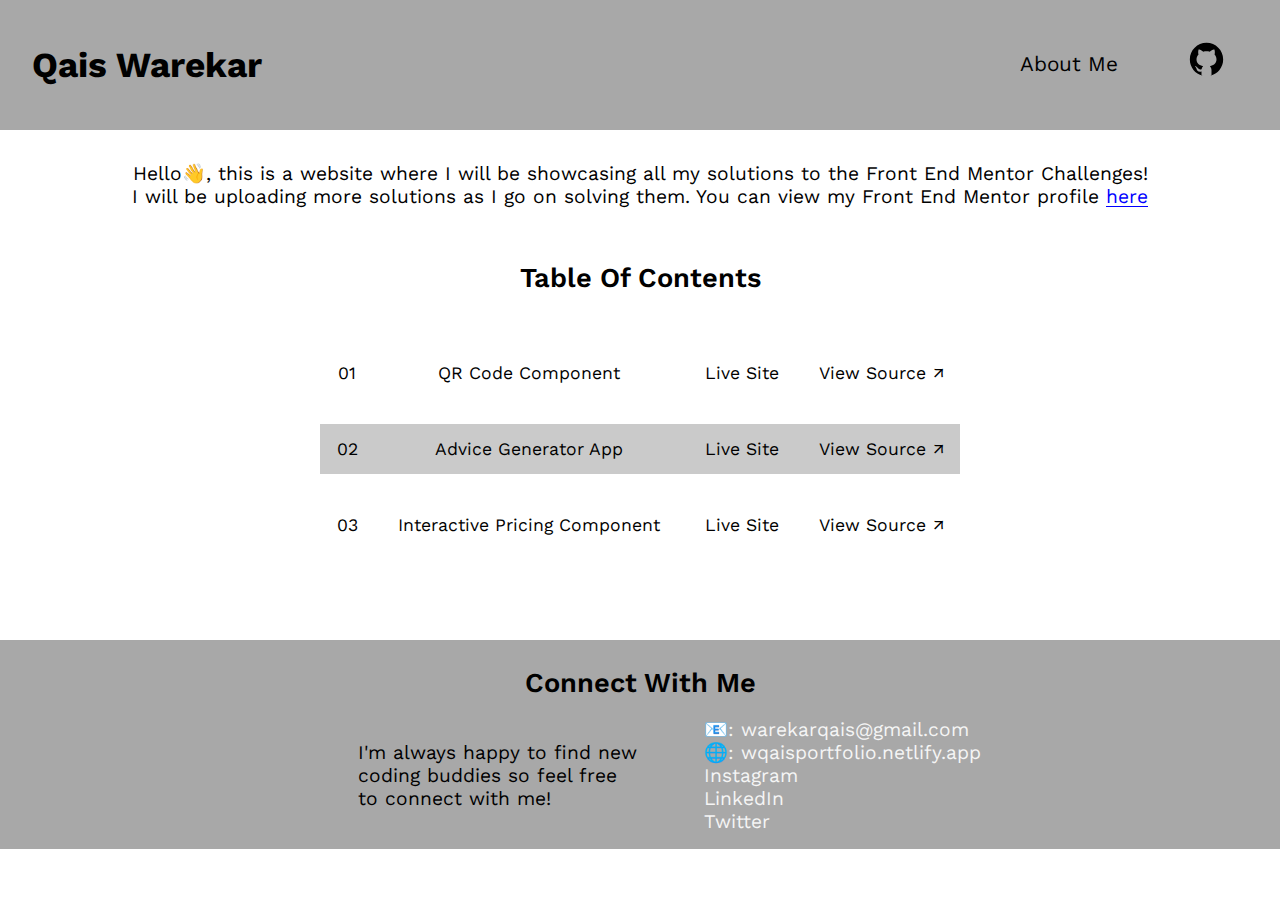
<file: index.html>
<!DOCTYPE html>
<html lang="en">
  <head>
    <meta charset="UTF-8" />
    <meta http-equiv="X-UA-Compatible" content="IE=edge" />
    <meta name="viewport" content="width=device-width, initial-scale=1.0" />
    <link rel="stylesheet" href="CSS/index.css" />
    <link rel="stylesheet" href="CSS/reset.css" />
    <link rel="preconnect" href="https://fonts.googleapis.com" />
    <link rel="preconnect" href="https://fonts.gstatic.com" crossorigin />
    <link
      href="https://fonts.googleapis.com/css2?family=Work+Sans:ital,wght@0,100;0,200;0,300;0,400;0,500;0,600;0,700;0,800;1,100;1,200;1,300;1,400;1,500;1,600;1,700;1,900&display=swap"
      rel="stylesheet"
    />
    <title>My Solutions | wqais</title>
  </head>
  <body>
    <h1 class="sr-only">Solutions Website</h1>
    <header>
      <div class="header-content">
        <span class="heading">Qais Warekar</span>
        <nav id="navigation">
          <ul class="nav-list">
            <li class="nav-list-item">
              <a href="https://wqaisportfolio.netlify.app">About Me</a>
            </li>
            <li class="nav-list-item">
              <a
                href="https://github.com/wqais/Front-End-Mentor"
                target="_blank"
                ><img src="assets/github-logo.svg" class="github-nav"
              /></a>
            </li>
          </ul>
        </nav>
      </div>
    </header>
    <main>
      <p class="description">
        Hello👋, this is a website where I will be showcasing all my solutions
        to the Front End Mentor Challenges!
      </p>
      <p class="note">
        I will be uploading more solutions as I go on solving them. You can view
        my Front End Mentor profile
        <a
          href="https://www.frontendmentor.io/profile/wqais"
          class="fem-profile"
          >here</a
        >
      </p>
      <h2 class="table-heading">Table Of Contents</h2>
      <table class="solutions">
        <tbody>
          <tr>
            <td class="sr-no">01</td>
            <td class="name">QR Code Component</td>
            <td class="view-site">
              <a href="01- QR Code/01.html">Live Site</a>
            </td>
            <td class="view-source">
              <a
                href="https://github.com/wqais/Front-End-Mentor/tree/main/01-%20QR%20Code"
                target="_blank"
                >View Source &nearr;</a
              >
            </td>
          </tr>
          <tr>
            <td class="sr-no">02</td>
            <td class="name">Advice Generator App</td>
            <td class="view-site">
              <a href="02- Advice Generator/02.html">Live Site</a>
            </td>
            <td class="view-source">
              <a
                href="https://github.com/wqais/Front-End-Mentor/tree/main/02-%20Advice%20Generator"
                target="_blank"
                >View Source &nearr;</a
              >
            </td>
          </tr>
          <tr>
            <td class="sr-no">03</td>
            <td class="name">Interactive Pricing Component</td>
            <td class="view-site">
              <a href="03- Interactive Pricing/03.html">Live Site</a>
            </td>
            <td class="view-source">
              <a
                href="https://github.com/wqais/Front-End-Mentor/tree/main/03-%20Interactive%20Pricing"
                target="_blank"
                >View Source &nearr;</a
              >
            </td>
          </tr>
        </tbody>
      </table>
    </main>
    <footer>
      <h3 class="footer-heading">Connect With Me</h3>
      <br />
      <div class="connect">
        <section class="left-footer">
          I'm always happy to find new coding buddies so feel free to connect
          with me!
        </section>
        <section class="right-footer">
          <ul>
            <li>
              <a href="mailto: warekarqais@gmail.com" target="_blank"
                >📧: warekarqais@gmail.com</a
              >
            </li>
            <li>
              <a href="https://wqaisportfolio.netlify.app" target="_blank"
                >🌐: wqaisportfolio.netlify.app</a
              >
            </li>
            <li>
              <a href="https://www.instagram.com/qaiswarekar/" target="_blank"
                >Instagram</a
              >
            </li>
            <li>
              <a
                href="https://www.linkedin.com/in/qais-warekar-5422321b8/"
                target="_blank"
                >LinkedIn</a
              >
            </li>
            <li>
              <a href="https://mobile.twitter.com/QWarekar" target="_blank"
                >Twitter</a
              >
            </li>
          </ul>
        </section>
        <section class="right-mobile-footer">
          <ul>
            <li>
              <a href="mailto: warekarqais@gmail.com" target="_blank"
                ><img src="assets/email.svg" class="social"
              /></a>
            </li>
            <li>
              <a href="https://wqaisportfolio.netlify.app" target="_blank"
                ><img src="assets/website.svg" class="social"
              /></a>
            </li>
            <li>
              <a href="https://www.instagram.com/qaiswarekar/" target="_blank"
                ><img src="assets/instagram.svg" class="social"
              /></a>
            </li>
            <li>
              <a
                href="https://www.linkedin.com/in/qais-warekar-5422321b8/"
                target="_blank"
                ><img src="assets/linkedin.svg" class="social"
              /></a>
            </li>
            <li>
              <a href="https://mobile.twitter.com/QWarekar" target="_blank"
                ><img src="assets/twitter.svg" class="social"
              /></a>
            </li>
          </ul>
        </section>
      </div>
    </footer>
  </body>
</html>
</file>
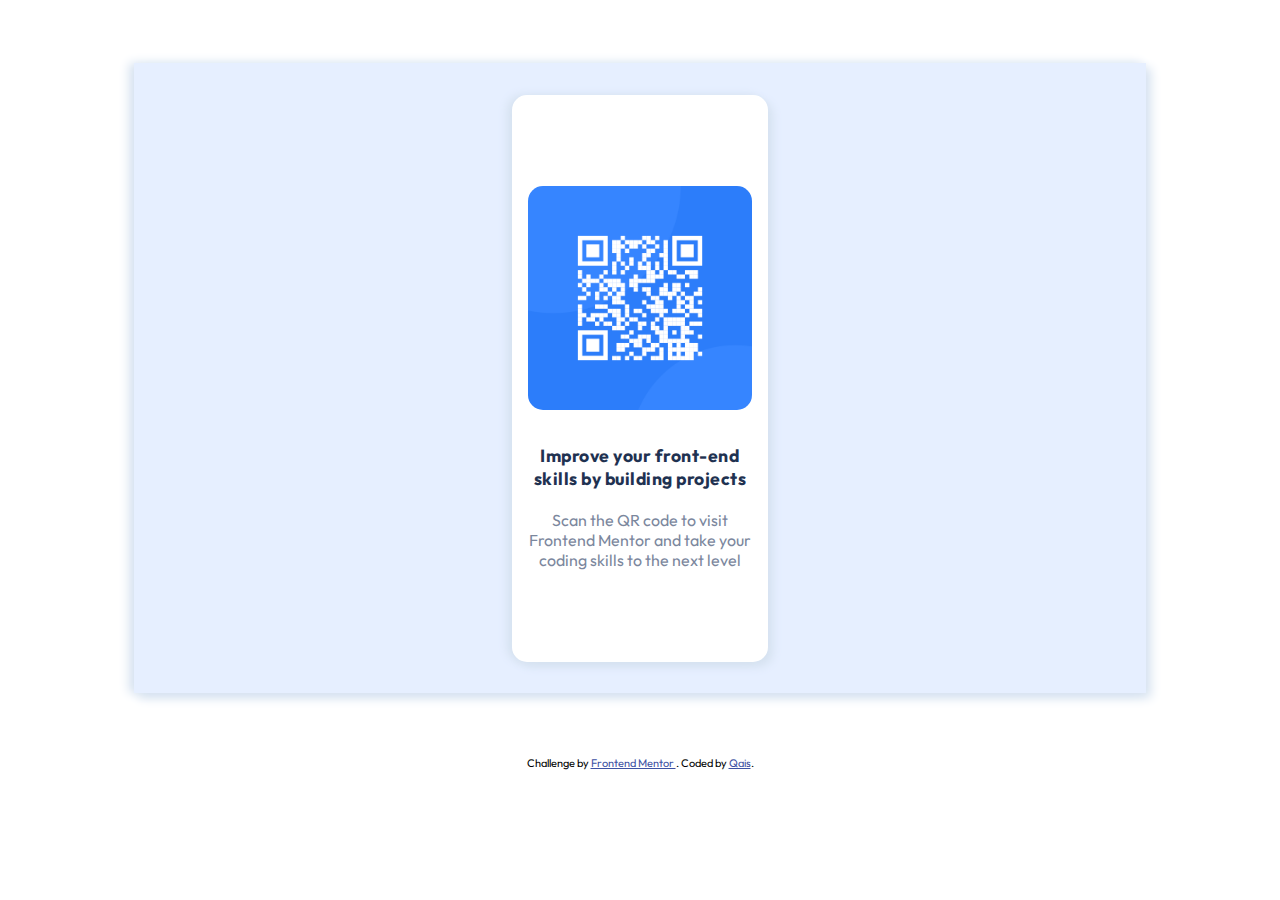
<file: 01- QR Code/index.html>
<!DOCTYPE html>
<html lang="en">
  <head>
    <meta charset="UTF-8" />
    <meta name="viewport" content="width=device-width, initial-scale=1.0" />
    <!-- displays site properly based on user's device -->
    <link rel="stylesheet" href="index.css" />
    <link
      rel="icon"
      type="image/png"
      sizes="32x32"
      href="./images/favicon-32x32.png"
    />
    <link rel="preconnect" href="https://fonts.googleapis.com" />
    <link rel="preconnect" href="https://fonts.gstatic.com" crossorigin />
    <link
      href="https://fonts.googleapis.com/css2?family=Outfit:wght@100;200;300;400;500;600;700;800;900&display=swap"
      rel="stylesheet"
    />
    <title>Frontend Mentor | QR code component</title>
  </head>
  <body>
    <div class="card-background">
      <div class="card-holder">
        <div class="qr-code-container">
          <img src="images/image-qr-code.png" alt="QR Code" class="qr-code" />
        </div>
        <div class="card-text">
          Improve your front-end skills by building projects
        </div>
        <div class="scan-code">
          Scan the QR code to visit Frontend Mentor and take your coding skills
          to the next level
        </div>
      </div>
    </div>

    <div class="attribution">
      Challenge by
      <a href="https://www.frontendmentor.io?ref=challenge" target="_blank"
        >Frontend Mentor </a
      >. Coded by <a href="https://wqaisportfolio.netlify.app">Qais</a>.
    </div>
  </body>
</html>
</file>
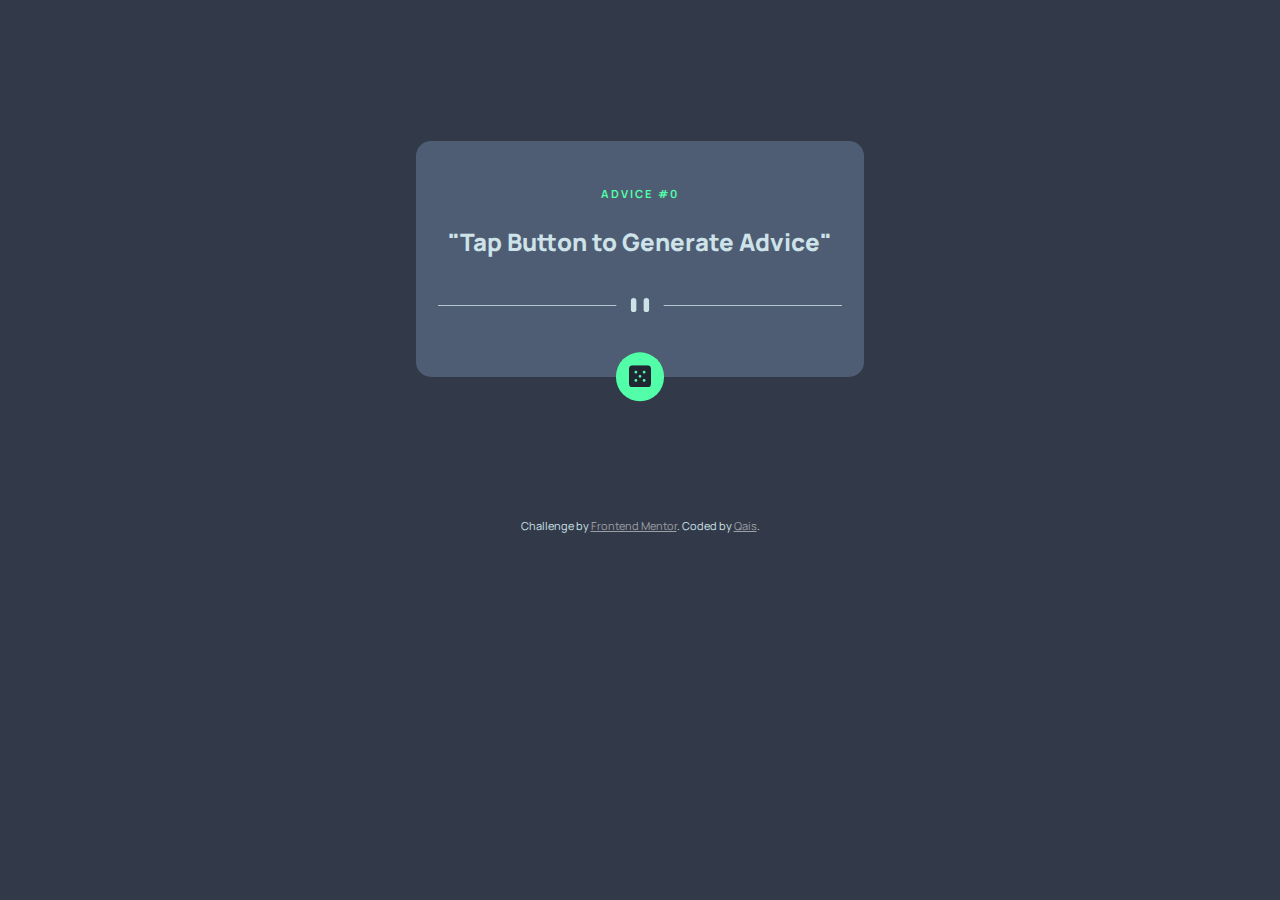
<file: 02- Advice Generator/index.html>
<!DOCTYPE html>
<html lang="en">
  <head>
    <meta charset="UTF-8" />
    <meta name="viewport" content="width=device-width, initial-scale=1.0" />
    <link
      rel="icon"
      type="image/png"
      sizes="32x32"
      href="./images/favicon-32x32.png"
    />
    <link rel="stylesheet" href="index.css" />
    <link rel="preconnect" href="https://fonts.googleapis.com" />
    <link rel="preconnect" href="https://fonts.gstatic.com" crossorigin />
    <link
      href="https://fonts.googleapis.com/css2?family=Manrope:wght@300;400;500;600;700;800&display=swap"
      rel="stylesheet"
    />

    <title>Frontend Mentor | Advice generator app</title>
  </head>
  <body>
    <div class="advice-card">
      <div class="advice-number">ADVICE #<span id="advice-id">0</span></div>
      <div id="advice-container">
        &#34;<span id="advice">Tap Button to Generate Advice</span><span id="error" class="hide">ERROR!</span>&#34;
      </div>
      <img src="images/pattern-divider-desktop.svg" class="divider desktop-divider" />
      <img src="images/pattern-divider-mobile.svg" class="divider mobile-divider" />
      <button class="generate-advice-btn">
        <img src="images/icon-dice.svg" class="generate-image" alt="generate-dice" />
      </button>
    </div>

    <div class="attribution">
      Challenge by
      <a href="https://www.frontendmentor.io?ref=challenge" target="_blank"
        >Frontend Mentor</a
      >. Coded by <a href="https://wqaisportfolio.netlify.app">Qais</a>.
    </div>

    <script src="index.js"></script>
  </body>
</html>
</file>
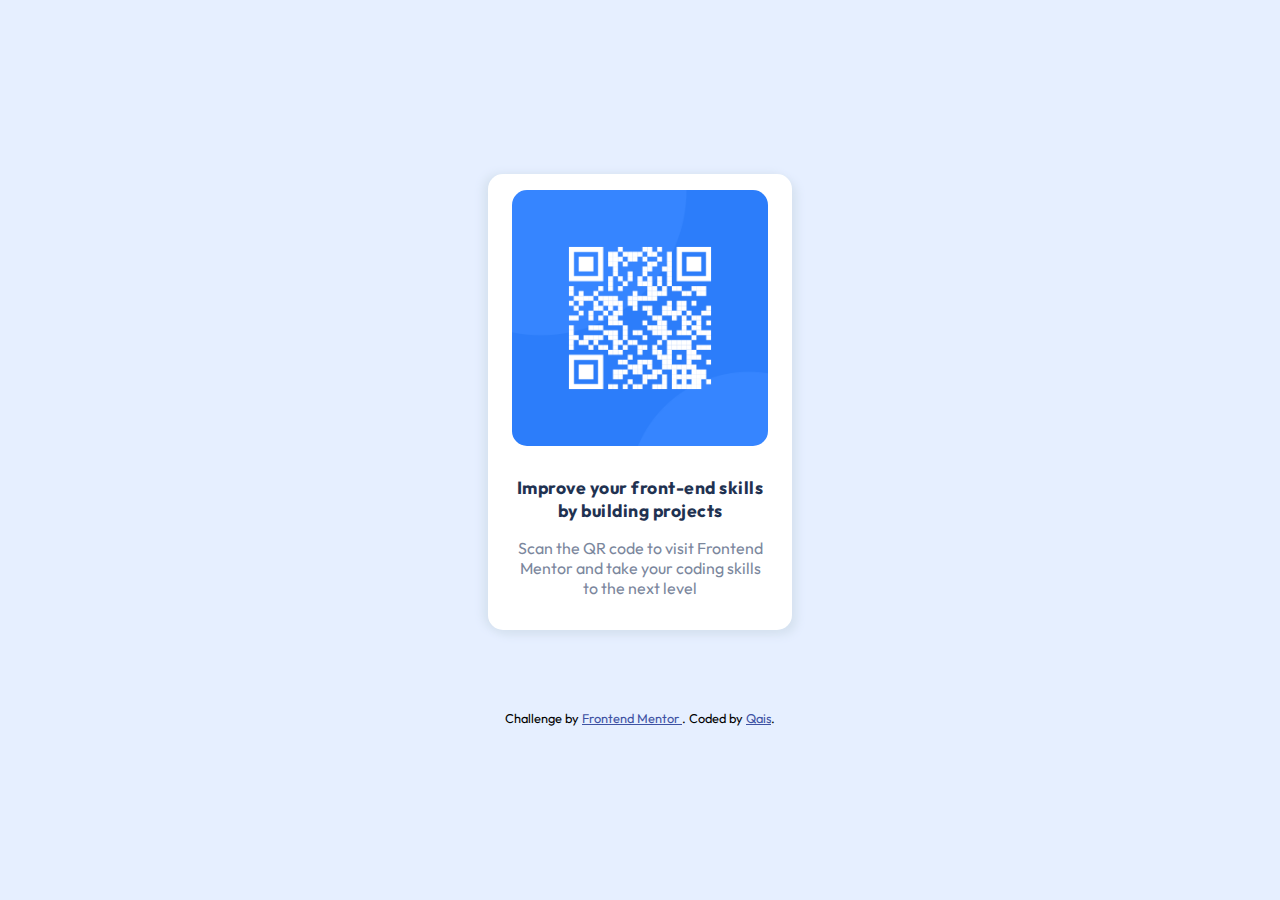
<file: 01- QR Code/01.html>
<!DOCTYPE html>
<html lang="en">
  <head>
    <meta charset="UTF-8" />
    <meta name="viewport" content="width=device-width, initial-scale=1.0" />
    <link rel="stylesheet" href="01.css" />
    <link
      rel="icon"
      type="image/png"
      sizes="32x32"
      href="./images/favicon-32x32.png"
    />
    <link rel="preconnect" href="https://fonts.googleapis.com" />
    <link rel="preconnect" href="https://fonts.gstatic.com" crossorigin />
    <link
      href="https://fonts.googleapis.com/css2?family=Outfit:wght@100;200;300;400;500;600;700;800;900&display=swap"
      rel="stylesheet"
    />
    <title>Frontend Mentor | QR code component</title>
  </head>
  <body>
    <main>
      <h1 class="sr-only">QR Code Component</h1>
      <div class="card-holder">
        <img src="images/image-qr-code.png" alt="QR Code" class="qr-code" />
        <p class="card-text">
          Improve your front-end skills by building projects
        </p>
        <p class="scan-code">
          Scan the QR code to visit Frontend Mentor and take your coding skills
          to the next level
        </p>
      </div>
    </main>

    <footer class="attribution">
      Challenge by
      <a href="https://www.frontendmentor.io?ref=challenge" target="_blank"
        >Frontend Mentor </a
      >. Coded by <a href="https://wqaisportfolio.netlify.app">Qais</a>.
    </footer>
  </body>
</html>
</file>
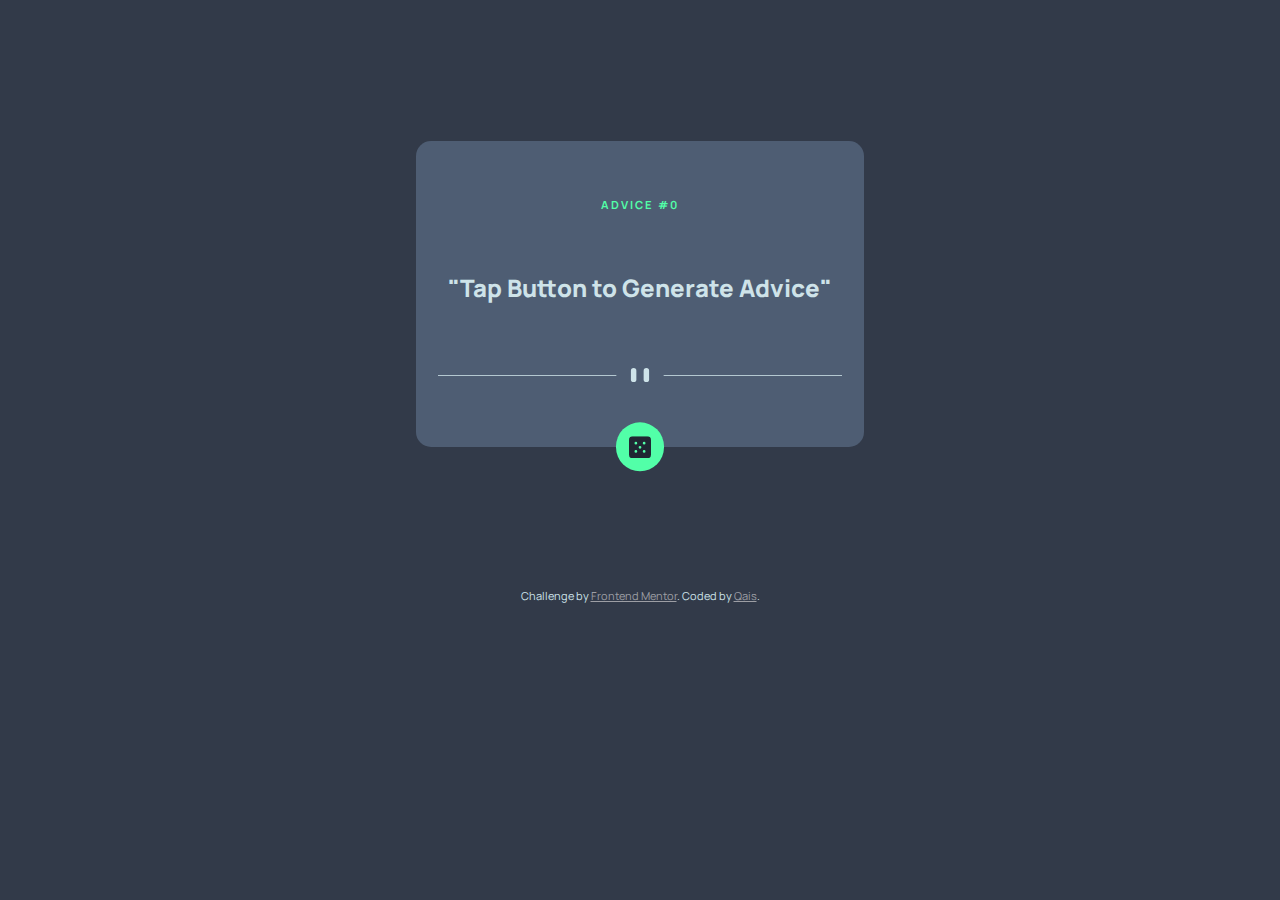
<file: 02- Advice Generator/02.html>
<!DOCTYPE html>
<html lang="en">
  <head>
    <meta charset="UTF-8" />
    <meta name="viewport" content="width=device-width, initial-scale=1.0" />
    <link
      rel="icon"
      type="image/png"
      sizes="32x32"
      href="./images/favicon-32x32.png"
    />
    <link rel="stylesheet" href="02.css" />
    <link rel="preconnect" href="https://fonts.googleapis.com" />
    <link rel="preconnect" href="https://fonts.gstatic.com" crossorigin />
    <link
      href="https://fonts.googleapis.com/css2?family=Manrope:wght@300;400;500;600;700;800&display=swap"
      rel="stylesheet"
    />

    <title>Frontend Mentor | Advice generator app</title>
  </head>
  <body>
    <main>
      <h1 class="sr-only">Advice Generator</h1>
      <div class="advice-card">
        <p class="advice-number">ADVICE #<span id="advice-id">0</span></p>
        <p id="advice-container">
          &#34;<span id="advice">Tap Button to Generate Advice</span
          ><span id="error" class="hide">ERROR!</span>&#34;
        </p>
        <img
          src="images/pattern-divider-desktop.svg"
          class="divider desktop-divider"
          alt="divider"
        />
        <img
          src="images/pattern-divider-mobile.svg"
          class="divider mobile-divider"
          alt="divider"
        />
        <button class="generate-advice-btn">
          <img
            src="images/icon-dice.svg"
            class="generate-image"
            alt="generate-dice"
          />
        </button>
      </div>
    </main>

    <footer class="attribution">
      Challenge by
      <a href="https://www.frontendmentor.io?ref=challenge" target="_blank"
        >Frontend Mentor</a
      >. Coded by <a href="https://wqaisportfolio.netlify.app">Qais</a>.
    </footer>

    <script src="02.js"></script>
  </body>
</html>
</file>
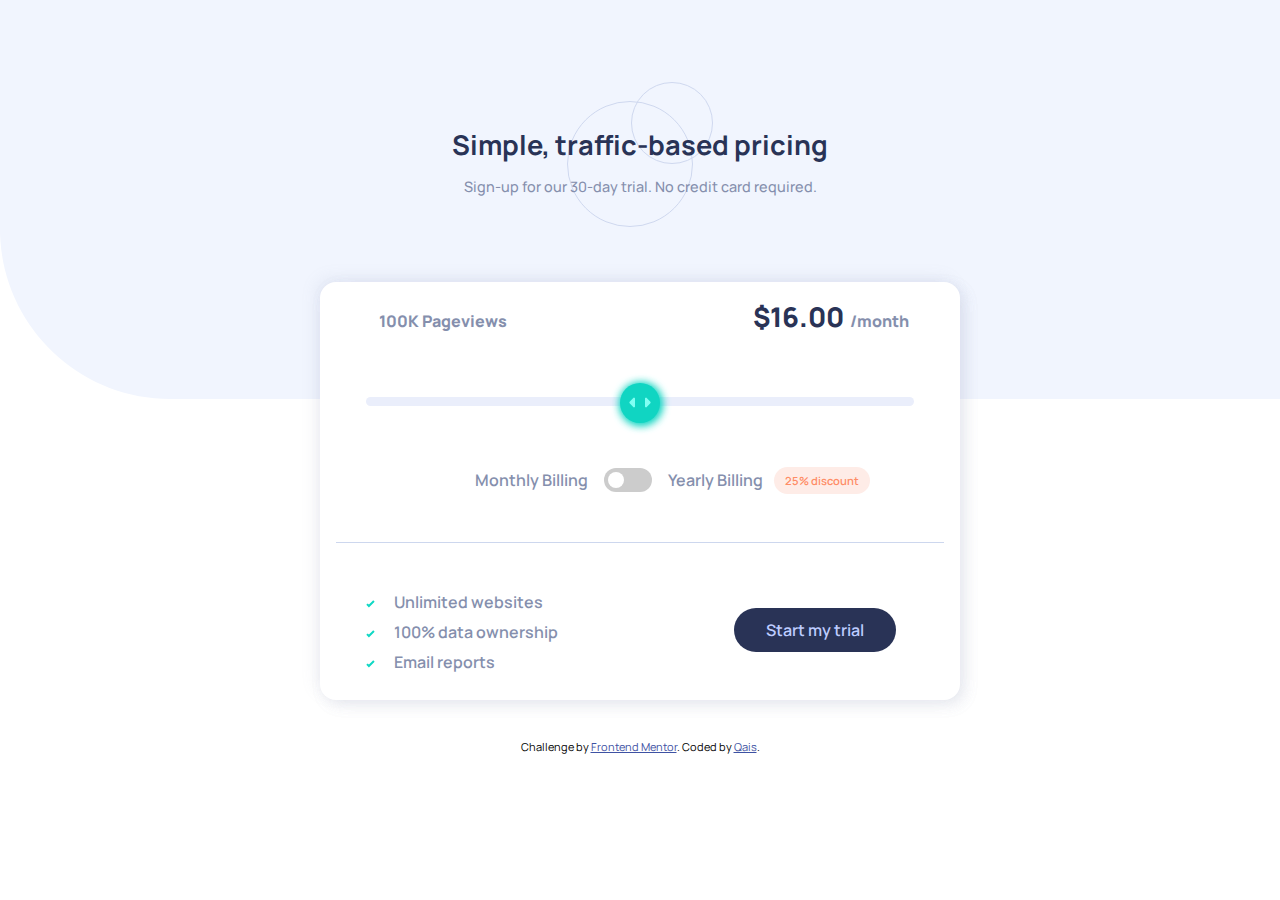
<file: 03- Interactive Pricing/03.html>
<!DOCTYPE html>
<html lang="en">
  <head>
    <meta charset="UTF-8" />
    <meta name="viewport" content="width=device-width, initial-scale=1.0" />
    <link
      rel="icon"
      type="image/png"
      sizes="32x32"
      href="./images/favicon-32x32.png"
    />
    <title>Frontend Mentor | Interactive pricing component</title>
    <link rel="stylesheet" href="CSS/03.css" />
    <link rel="preconnect" href="https://fonts.googleapis.com" />
    <link rel="preconnect" href="https://fonts.gstatic.com" crossorigin />
    <link
      href="https://fonts.googleapis.com/css2?family=Manrope:wght@300;400;500;600;700;800&display=swap"
      rel="stylesheet"
    />
  </head>
  <body>
    <main>
      <h1 class="sr-only">Interactive Pricing</h1>

      <div class="heading-container">
        <p class="component-heading">Simple, traffic-based pricing</p>
        <p class="component-sub-heading">
          Sign-up for our 30-day trial. No credit card required.
        </p>
      </div>

      <div class="component-container">
        <div class="pageviews-container">
          <span class="pageviews" id="pageviews"> 100K</span>&nbsp;Pageviews
        </div>
        <div class="billing"><span id="bill">$16.00</span> &nbsp;/month</div>
        <div class="range-slider-container">
          <label for="range-slider"></label>
          <input
            class="range-slider"
            type="range"
            min="1"
            max="5"
            id="range-slider"
            value="3"
          />
        </div>
        <div class="billing-type">
          <span class="monthly-billing">Monthly Billing</span>
          <span class="toggle-container">
            <label class="switch" for="bill-checkbox">
              <input
                type="checkbox"
                class="slider-checkbox"
                id="bill-checkbox"
                onclick="priceHandler()"
              />
              <span class="slider round"></span>
            </label>
          </span>
          <span class="yearly-billing">Yearly Billing</span
          ><span class="discount"> 25% discount</span>
          <span class="discount-mobile"> -25%</span>
        </div>
        <hr />
        <div class="details">
          <p>
            <img src="images/icon-check.svg" alt="tick" /> Unlimited websites
          </p>
          <p>
            <img src="images/icon-check.svg" alt="tick" /> 100% data ownership
          </p>
          <p><img src="images/icon-check.svg" alt="tick" /> Email reports</p>
        </div>
        <div class="btn-container">
          <button class="start-trial-btn">Start my trial</button>
        </div>
      </div>
    </main>

    <footer class="attribution">
      Challenge by
      <a href="https://www.frontendmentor.io?ref=challenge" target="_blank"
        >Frontend Mentor</a
      >. Coded by <a href="https://wqaisolutions.netlify.app">Qais</a>.
    </footer>

    <script src="03.js"></script>
  </body>
</html>
</file>
<file: CSS/index.css>
html {
  font-family: "Work Sans", sans-serif;
  min-height: 100%;
}

* {
  padding: 0;
  margin: 0;
  box-sizing: border-box;
}

@media (min-width: 601px) {
  .right-mobile-footer {
    display: none;
  }
}

.sr-only {
  display: none;
}

main {
  margin-bottom: 4em;
  text-align: center;
}

header {
  background-color: rgb(168, 168, 168);
}

.header-content {
  display: flex;
  flex-direction: row;
  justify-content: space-between;
  line-height: 4em;
  align-items: center;
  flex-wrap: wrap;
  margin-bottom: 2em;
  padding: 2em 2em;
}

.heading {
  display: inline-block;
  font-weight: 700;
  font-size: 2.2em;
}

#navigation {
  display: inline;
  text-align: right;
  align-self: flex-end;
}

.nav-list {
  display: inline-block;
}

li {
  list-style-type: none;
}

.nav-list-item {
  display: inline-block;
  padding: 0em 1em;
  font-size: 1.3em;
  transition: all 0.25s;
}

.github-nav {
  height: 2em;
  width: 2em;
  margin-left: 1em;
  vertical-align: middle;
  position: relative;
  bottom: 0.3em;
}

.nav-list-item:hover {
  transform: scale(1.1);
}

a {
  cursor: pointer;
  text-decoration: none;
  color: inherit;
  text-underline-offset: 3px;
}

a:hover {
  text-decoration: underline;
}

.fem-profile {
  text-decoration: underline;
  color: blue;
}

.description,
.note {
  font-size: 1.2em;
}

.table-heading {
  font-size: 1.7em;
  font-weight: 600;
  margin: 2em 0 1em 0;
}

.solutions {
  margin: auto;
  width: 50%;
  font-size: 1.1em;
  border-collapse: separate;
  border-spacing: 0 1.5em;
}

tr {
  transition: all 0.25s;
}

tr:hover {
  transform: scale(1.05);
}

td {
  padding: 15px;
}

.view-site,
.view-source {
  text-align: right;
}

tr:nth-child(even) {
  background-color: rgb(202, 202, 202);
}

footer {
  background-color: rgb(168, 168, 168);
  margin-bottom: 0;
}

footer a {
  color: whitesmoke;
}

.footer-heading {
  text-align: center;
  font-size: 1.7em;
  margin-bottom: 0;
  height: fit-content;
  font-weight: 600;
  padding-top: 1em;
}

.connect {
  display: flex;
  flex-direction: row;
  flex-wrap: wrap;
  justify-content: center;
  align-items: center;
  padding-bottom: 1em;
}

.left-footer,
.right-footer {
  width: 22%;
  font-size: 1.2em;
  margin-left: 5%;
}

@media (max-width: 600px) {
  .header-content {
    padding: 1em 0.5em;
  }

  .heading {
    font-size: 1.4em;
  }

  .nav-list-item {
    padding: 0;
    font-size: 1em;
  }

  .description {
    text-align: left;
    font-size: 1em;
    margin-left: 0.5em;
  }

  .note {
    font-size: 1em;
    text-align: left;
    margin-left: 0.5em;
  }

  .table-heading {
    text-align: left;
    font-size: 1.2em;
    margin: 2em 0 0em 0.5em;
  }

  .solutions {
    margin: 0;
    width: 100%;
    font-size: 1em;
    border-spacing: 0;
  }

  footer {
    margin-top: 23.3%;
  }

  .footer-heading {
    font-size: 1.2em;
  }

  .connect {
    display: inline-block;
    text-align: center;
  }

  .left-footer {
    font-size: 1em;
    width: 95%;
    margin: 0 0.5em 1em 0.5em;
  }

  .right-footer {
    display: none;
  }

  footer ul,
  li {
    display: inline;
  }

  .social {
    width: 2em;
    height: 2em;
    object-fit: contain;
    padding: 0 5px;
  }
}
</file>
<file: 01- QR Code/index.css>
html {
  font-family: "Outfit", sans-serif;
  text-align: center;
}

.card-background {
  background-color: hsl(217, 100%, 95%);
  width: 80%;
  height: 70vh;
  position: relative;
  margin: 5% 10%;
  box-shadow: 5px 5px 10px hsl(212, 45%, 89%), -5px 0 10px hsl(212, 45%, 89%);
}

.card-holder {
  margin: auto;
  position: absolute;
  flex-direction: column;
  width: 15rem;
  background-color: hsl(0, 0%, 100%);
  display: flex;
  flex-direction: column;
  flex-wrap: wrap;
  justify-content: center;
  align-content: center;
  top: 5%;
  right: 30%;
  bottom: 5%;
  left: 30%;
  padding: 1em 0.5em;
  border-radius: 15px;
  box-shadow: 5px 5px 10px hsl(212, 45%, 89%), -5px 0 10px hsl(212, 45%, 89%);
}

.qr-code {
  height: 14em;
  width: 14em;
  border-radius: 15px;
}

.card-text {
  font-weight: 700;
  letter-spacing: 0.5px;
  color: hsl(218, 44%, 22%);
  font-size: 1.1em;
  margin-top: 30px;
}

.scan-code {
  color: hsl(220, 15%, 55%);
  font-weight: 400;
  margin-top: 20px;
}

@media (max-width:700px){
  .card-background{
    width: 100%;
    height: 90vh;
    margin: 0 0 10px 0;
  }

  .card-holder{
    top: 0;
    bottom: 0;
    left: 0;
    right: 0;
    padding: 0em;
    height: fit-content;
    border-radius: 10px;
  }

  .qr-code{
    height: 12em;
    width: 12em;
    margin: 20px 0 0 0;
  }

  .card-text{
    margin-top: 15px;
    padding: 0;
  }

  .scan-code{
    margin-top: 10px;
    margin-bottom: 20px;
  }
}

.attribution {
  font-size: 11px;
  text-align: center;
}
.attribution a {
  color: hsl(228, 45%, 44%);
}
</file>
<file: 02- Advice Generator/index.css>
body{
  background-color: hsl(217, 19%, 24%);
  margin: auto;
  font-family: 'Manrope', sans-serif;
  text-align: center;
}

.advice-card{
  background-color: hsl(217, 19%, 38%);
  text-align: center;
  width: 35%;
  height: fit-content;
  margin: 11% auto;
  display: flex;
  flex-direction: column;
  border-radius: 15px;
  position: relative;
}

.advice-number{
  color: hsl(150, 100%, 66%);
  padding: 4em 0 0 0;
  font-weight: 700;
  font-size: 0.7em;
  letter-spacing: 2px;
}

#advice-container{
  padding: 1em;
  color: hsl(193, 38%, 86%);
  font-weight: 900;
  font-size: x-large;
}

.hide{
  display: none;
}

.divider{
  display: inline;
  padding: 1em 0;
  box-sizing: border-box;
  width: 90%;
  margin: auto;
}

.generate-advice-btn{
  background: hsl(150, 100%, 66%);
  border: 0;
  width: fit-content;
  height: fit-content;
  margin: auto;
  position: relative;
  border-radius: 50%;
  text-align: center;
  display: flex;
  justify-content: center;
  cursor: pointer;
  transform: translateY(50%);
  z-index: 1;
  padding: 0;
  transition: all 0.25s;
}

.generate-advice-btn:hover{
  box-shadow: 1px 1px 5px hsl(150, 100%, 66%), -1px -1px 5px hsl(150, 100%, 66%);
}

.generate-image{
  width: 1.65em;
  height: 1.65em;
  margin: auto;
  padding: 1em;
}

@media (max-width: 700px){
  .advice-card{
    width: 90%;
    margin-top: 30%;
  }
  .desktop-divider{
    display: none;
  }
}

@media (min-width: 700px){
  .mobile-divider{
    display: none;
  }
}

.attribution {
    font-size: 11px;
    text-align: center;
    color: hsl(193, 38%, 86%);
  }
  .attribution a {
    color: hsl(233, 4%, 63%);
  }
</file>
<file: 01- QR Code/01.css>
html {
  font-family: "Outfit", sans-serif;
  text-align: center;
}

* {
  margin: 0;
  padding: 0;
  box-sizing: border-box;
}

body {
  background-color: hsl(217, 100%, 95%);
  position: relative;
  display: flex;
  justify-content: center;
  align-items: center;
  min-height: 100vh;
  flex-direction: column;
}

.sr-only {
  display: none;
}

.card-holder {
  margin: auto;
  flex-direction: column;
  width: 19rem;
  height: fit-content;
  background-color: hsl(0, 0%, 100%);
  padding: 1em 0.5em;
  border-radius: 15px;
  box-shadow: 5px 5px 10px hsl(212, 45%, 89%), -5px 0 10px hsl(212, 45%, 89%);
}

.qr-code {
  height: 16em;
  width: 16em;
  border-radius: 15px;
}

.card-text {
  font-weight: 700;
  letter-spacing: 0.5px;
  color: hsl(218, 44%, 22%);
  font-size: 1.1em;
  margin: 1.5em 1em 0 1em;
}

.scan-code {
  color: hsl(220, 15%, 55%);
  font-weight: 400;
  margin: 1em;
}

@media (max-width: 700px) {
  .card-holder {
    top: 0;
    bottom: 0;
    left: 0;
    right: 0;
    padding: 0em;
    width: 16em;
    height: fit-content;
    border-radius: 10px;
  }

  .qr-code {
    height: 14em;
    width: 14em;
    margin: 1em 0 0 0;
  }

  .card-text {
    padding: 1em 1em 0 1em;
    margin: 0;
  }

  .scan-code {
    padding: 1em 0.5em;
  }
}

.attribution {
  font-size: 0.8em;
  text-align: center;
  margin-top: 5rem;
}
.attribution a {
  color: hsl(228, 45%, 44%);
}
</file>
<file: 02- Advice Generator/02.css>
body {
  background-color: hsl(217, 19%, 24%);
  margin: auto;
  font-family: "Manrope", sans-serif;
  text-align: center;
}

.sr-only {
  display: none;
}

.advice-card {
  background-color: hsl(217, 19%, 38%);
  text-align: center;
  width: 35%;
  height: fit-content;
  margin: 11% auto;
  display: flex;
  flex-direction: column;
  border-radius: 15px;
  position: relative;
}

.advice-number {
  color: hsl(150, 100%, 66%);
  padding: 4em 0 0 0;
  font-weight: 700;
  font-size: 0.7em;
  letter-spacing: 2px;
}

#advice-container {
  padding: 1em;
  color: hsl(193, 38%, 86%);
  font-weight: 900;
  font-size: x-large;
}

.hide {
  display: none;
}

.divider {
  display: inline;
  padding: 1em 0;
  box-sizing: border-box;
  width: 90%;
  margin: auto;
}

.generate-advice-btn {
  background: hsl(150, 100%, 66%);
  border: 0;
  width: fit-content;
  height: fit-content;
  margin: auto;
  position: relative;
  border-radius: 50%;
  text-align: center;
  display: flex;
  justify-content: center;
  cursor: pointer;
  transform: translateY(50%);
  z-index: 1;
  padding: 0;
  transition: all 0.25s;
}

.generate-advice-btn:hover {
  box-shadow: 1px 1px 5px hsl(150, 100%, 66%), -1px -1px 5px hsl(150, 100%, 66%);
}

.generate-image {
  width: 1.65em;
  height: 1.65em;
  margin: auto;
  padding: 1em;
}

@media (max-width: 700px) {
  .advice-card {
    width: 90%;
    margin-top: 30%;
  }
  .desktop-divider {
    display: none;
  }
}

@media (min-width: 700px) {
  .mobile-divider {
    display: none;
  }
}

.attribution {
  font-size: 11px;
  text-align: center;
  color: hsl(193, 38%, 86%);
}
.attribution a {
  color: hsl(233, 4%, 63%);
}
</file>
<file: 03- Interactive Pricing/CSS/03.css>
:root {
  ---full-slider: hsl(174, 77%, 80%);
  ---slider-background: hsl(174, 86%, 45%);
  ---discount-background: hsl(14, 92%, 95%);
  ---discount-text: hsl(15, 100%, 70%);
  ---cta-text: hsl(226, 100%, 87%);
  ---pricing-component-background: hsl(0, 0%, 100%);
  ---main-background: hsl(230, 100%, 99%);
  ---empty-slider-bar: hsl(224, 65%, 95%);
  ---toggle-background: hsl(223, 50%, 87%);
  ---text: hsl(225, 20%, 60%);
  ---text-cta-background: hsl(227, 35%, 25%);
}

* {
  font-family: "Manrope", sans-serif;
  margin: 0;
  padding: 0;
  box-sizing: border-box;
}

.sr-only {
  display: none;
}

body {
  background-image: url("../images/bg-pattern.svg");
  background-size: auto;
  background-repeat: no-repeat;
  background-size: contain;
}

.heading-container {
  background: url("../images/pattern-circles.svg");
  background-size: auto;
  background-repeat: no-repeat;
  background-position: center;
  margin: auto;
  z-index: 10;
  width: 100%;
  height: 20vh;
  display: flex;
  flex-direction: column;
  justify-content: center;
  align-items: center;
  margin-top: 5%;
}

.component-heading {
  padding: 0.5em;
  font-size: 1.7em;
  font-weight: 700;
  color: var(---text-cta-background);
}

.component-sub-heading {
  font-size: 0.9em;
  color: var(---text);
  font-weight: 500;
}

.component-container {
  margin: 3% 25%;
  width: 50%;
  height: fit-content;
  background-color: var(---pricing-component-background);
  border-radius: 1em;
  padding: 1em;
  box-shadow: 5px 5px 15px hsla(225, 20%, 60%, 0.1),
    5px 5px 15px hsla(225, 20%, 60%, 0.1),
    -5px -5px 15px hsla(225, 20%, 60%, 0.1);
}

.component-container div {
  margin-top: 3em;
}

.pageviews-container,
.billing {
  color: var(---text);
  display: inline;
  font-weight: 900;
  width: 40%;
  margin-left: 7%;
}

.billing {
  text-align: right;
  position: relative;
  margin-left: 40%;
}

#bill {
  font-size: 1.7em;
  color: var(---text-cta-background);
}

input[type="range"] {
  margin: 1em 5%;
  -webkit-appearance: none;
  width: 90%;
  background: transparent;
}

input[type="range"]::-webkit-slider-thumb {
  -webkit-appearance: none;
}

input[type="range"]:focus {
  outline: none;
}

input[type="range"]::-ms-track {
  width: 90%;
  cursor: pointer;
  background: transparent;
  border-color: transparent;
  color: transparent;
}

input[type="range"]::-webkit-slider-thumb {
  -webkit-appearance: none;
  margin-top: -14px;
  height: 3em;
  width: 3em;
  background-color: var(---slider-background);
  border-radius: 50%;
  background-image: url("../images/icon-slider.svg");
  background-repeat: no-repeat;
  background-position: center;
  cursor: pointer;
  box-shadow: 1px 1px 10px var(---slider-background),
    1px 1px 10px var(---slider-background);
}

input[type="range"]::-moz-range-thumb {
  height: 3em;
  width: 3em;
  border-color: var(---slider-background);
  background-color: var(---slider-background);
  border-radius: 50%;
  background-image: url("../images/icon-slider.svg");
  background-repeat: no-repeat;
  background-position: center;
  cursor: pointer;
  box-shadow: 1px 1px 10px var(---slider-background),
    1px 1px 10px var(---slider-background);
}

input[type="range"]::-webkit-slider-runnable-track {
  width: 100%;
  height: 0.7em;
  cursor: pointer;
  background: var(---empty-slider-bar);
  border-radius: 2em;
}

input[type="range"]::-moz-range-track {
  width: 100%;
  height: 0.7em;
  cursor: pointer;
  background: var(---empty-slider-bar);
  border-radius: 2em;
}

input[type="range"]::-moz-range-progress {
  height: 0.7em;
  border-radius: 2em;
  background: hsla(174, 86%, 45%, 0.349);
}

.billing-type {
  margin: auto 14%;
  color: var(---text);
  display: flex;
  width: 80%;
  flex-direction: row;
  justify-content: center;
  align-items: center;
  flex-wrap: wrap;
  text-align: center;
}

.billing-type span {
  padding-left: 1em;
  font-weight: 600;
}

.discount {
  color: var(---discount-text);
  background-color: var(---discount-background);
  padding: 0.5em 1em;
  font-size: 0.7em;
  margin-left: 1em;
  text-align: center;
  border-radius: 5em;
  width: fit-content;
}

.discount-mobile {
  color: var(---discount-text);
  background-color: var(---discount-background);
  padding: 0.5em 1em;
  font-size: 0.7em;
  margin-left: 1em;
  text-align: center;
  border-radius: 5em;
  width: fit-content;
}

hr {
  margin: 3em 0 0 0;
  width: 100%;
  height: 0.1em;
  background-color: var(---toggle-background);
  border: none;
}

.switch {
  position: relative;
  display: inline-block;
  width: 3em;
  height: 1.5em;
  z-index: 1;
}

.switch input {
  opacity: 0;
  width: 0;
  height: 0;
}

/* slider */
.slider {
  position: absolute;
  cursor: pointer;
  top: 0;
  left: 0;
  right: 0;
  bottom: 0;
  background-color: #ccc;
  -webkit-transition: 0.4s;
  transition: 0.4s;
}

.slider:before {
  position: absolute;
  content: "";
  height: 1em;
  width: 1em;
  left: 4px;
  bottom: 4px;
  background-color: white;
  -webkit-transition: 0.4s;
  transition: 0.4s;
}

input:checked + .slider {
  background-color: hsl(174, 86%, 45%);
}

input:checked + .slider:before {
  -webkit-transform: translateX(1.5em);
  -ms-transform: translateX(1.5em);
  transform: translateX(1.5em);
}

/* Rounded sliders */
.slider.round {
  border-radius: 2em;
}

.slider.round:before {
  border-radius: 50%;
}

.details {
  width: 40%;
  display: inline-block;
  margin: 0 5%;
  font-weight: 600;
  color: var(---text);
}

.details img {
  padding-right: 1em;
}

.details p {
  padding-bottom: 0.5em;
}

.btn-container {
  width: fit-content;
  margin-left: 15%;
  display: inline;
}

.start-trial-btn {
  padding: 0.7em 2em;
  color: var(---cta-text);
  background-color: var(---text-cta-background);
  border: 0;
  font-size: 1em;
  font-weight: 600;
  border-radius: 3em;
  cursor: pointer;
  transition: 0.25s;
  transform: translateY(-2em);
}

.start-trial-btn:hover {
  color: white;
}

@media (min-width: 900px) {
  .discount-mobile {
    display: none;
  }
}

@media (min-width: 900px) and (max-width: 1100px) {
  .billing {
    margin-left: 20%;
  }

  .billing-type {
    margin: auto 10%;
  }

  .billing-type span {
    padding: 0.5em;
  }

  .details {
    z-index: 10;
    width: 50%;
  }

  .start-trial-btn {
    margin-left: 60%;
    transform: translateY(-4em);
  }
}

@media (max-width: 900px) {
  body {
    background-size: auto;
  }

  .component-heading {
    font-size: 1em;
  }

  .component-sub-heading {
    font-size: 0.8em;
  }

  .component-container {
    display: flex;
    flex-direction: column;
    justify-content: center;
    align-items: center;
    margin: auto;
    width: 80%;
    text-align: center;
  }

  .pageviews-container {
    font-size: 0.8em;
  }

  .discount {
    display: none;
  }

  .component-container div {
    margin: 1em 0;
    padding: 0;
    width: 100%;
  }

  .billing {
    margin-left: 0;
    text-align: center;
    font-size: 0.8em;
  }

  .billing-type span {
    font-size: 0.8em;
    padding: 0.25em;
    margin: 0;
  }

  .switch {
    height: 1.4em;
  }

  input:checked + .slider:before {
    left: 8px;
  }

  .discount-mobile {
    padding: 0.25em 0.5em;
  }

  hr {
    padding: 0;
    margin: 0;
  }

  .details {
    width: 100%;
    text-align: center;
    margin: 25%;
    font-size: 0.8em;
  }

  .start-trial-btn {
    transform: none;
    padding: 0.5em 2em;
    font-size: 0.9em;
  }
}

.attribution {
  font-size: 11px;
  text-align: center;
  margin-top: 2em;
}
.attribution a {
  color: hsl(228, 45%, 44%);
}
</file>
